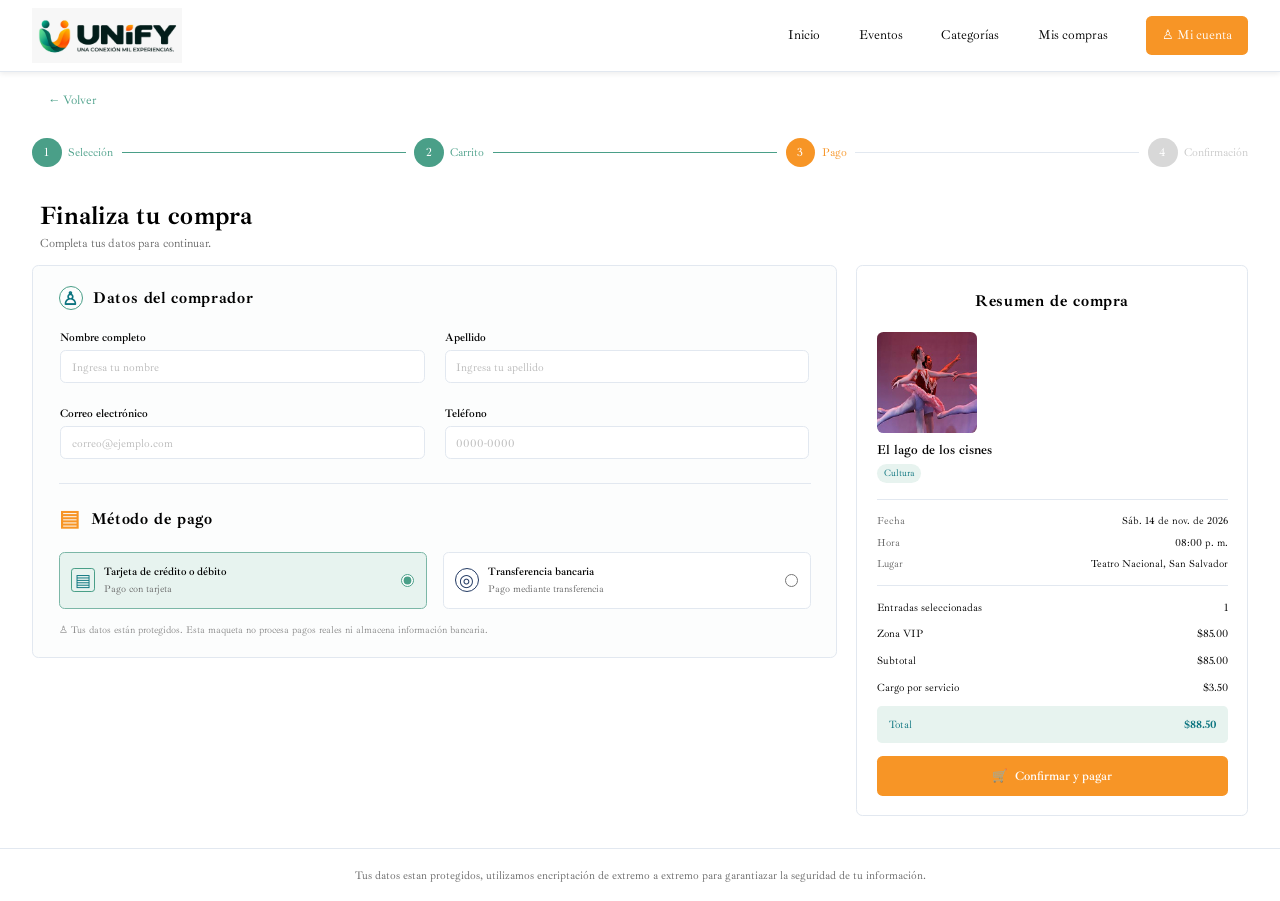
<file: index.html>
<!DOCTYPE html>
<html lang="es">
<head>
    <meta charset="UTF-8">
    <meta name="viewport" content="width=device-width, initial-scale=1.0">
    <meta name="description" content="Finaliza tu compra de entradas en UNIFY.">
    <title>UNIFY | Finaliza tu compra</title>
    <link rel="stylesheet" href="css/style.css">
</head>

<body>
   
<header class="encabezado">
    <a class="logo" href="index.html" aria-label="UNIFY, página principal">
        <img
            src="img/logo y eslogan.jpeg"
            alt="UNIFY, una conexión de experiencias"
            class="logo-imagen"
        >
    </a>

        <nav class="navegacion" aria-label="Navegación principal">
            <a href="#">Inicio</a>
            <a href="#">Eventos</a>
            <a href="#">Categorías</a>
            <a href="#">Mis compras</a>
            <a class="cuenta" href="#">♙ Mi cuenta</a>
        </nav>
    </header>

    <main class="contenedor">
        <a class="volver" href="#">← Volver</a>

        <nav class="progreso" aria-label="Progreso de compra">
            <div class="etapa completada">
                <span class="numero">1</span>
                <span class="nombre-etapa">Selección</span>
            </div>

            <span class="conector completado"></span>

            <div class="etapa completada">
                <span class="numero">2</span>
                <span class="nombre-etapa">Carrito</span>
            </div>

            <span class="conector completado"></span>

            <div class="etapa actual" aria-current="step">
                <span class="numero">3</span>
                <span class="nombre-etapa">Pago</span>
            </div>

            <span class="conector"></span>

            <div class="etapa pendiente">
                <span class="numero">4</span>
                <span class="nombre-etapa">Confirmación</span>
            </div>
        </nav>

        <section class="introduccion">
            <h1>Finaliza tu compra</h1>
            <p>Completa tus datos para continuar.</p>
        </section>

        <div class="contenido-pago">
            <section class="formulario" aria-labelledby="titulo-comprador">
                <h2 id="titulo-comprador">
                    <span class="icono-seccion" aria-hidden="true">♙</span>
                    Datos del comprador
                </h2>

                <form id="formulario-pago" action="#" method="post">
                    <div class="campos">
                        <div class="campo">
                            <label for="nombre">Nombre completo</label>
                            <input
                                type="text"
                                id="nombre"
                                name="nombre"
                                placeholder="Ingresa tu nombre"
                                autocomplete="given-name"
                                required
                            >
                        </div>

                        <div class="campo">
                            <label for="apellido">Apellido</label>
                            <input
                                type="text"
                                id="apellido"
                                name="apellido"
                                placeholder="Ingresa tu apellido"
                                autocomplete="family-name"
                                required
                            >
                        </div>

                        <div class="campo">
                            <label for="correo">Correo electrónico</label>
                            <input
                                type="email"
                                id="correo"
                                name="correo"
                                placeholder="correo@ejemplo.com"
                                autocomplete="email"
                                required
                            >
                        </div>

                        <div class="campo">
                            <label for="telefono">Teléfono</label>
                            <input
                                type="tel"
                                id="telefono"
                                name="telefono"
                                placeholder="0000-0000"
                                autocomplete="tel"
                                required
                            >
                        </div>
                    </div>

                    <hr class="separador">

                    <h2 class="titulo-metodo">
                        <span class="icono-metodo" aria-hidden="true">▤</span>
                        Método de pago
                    </h2>

                    <fieldset class="metodos">
                        <legend class="solo-lectores">
                            Selecciona un método de pago
                        </legend>

                        <label class="opcion-pago seleccionada">
                            <input
                                type="radio"
                                name="metodo"
                                value="tarjeta"
                                checked
                            >

                            <span class="tarjeta-icono" aria-hidden="true">▤</span>

                            <span class="texto-metodo">
                                <strong>Tarjeta de crédito o débito</strong>
                                <small>Pago con tarjeta</small>
                            </span>
                        </label>

                        <label class="opcion-pago">
                            <input
                                type="radio"
                                name="metodo"
                                value="transferencia"
                            >

                            <span class="transferencia-icono" aria-hidden="true">◎</span>

                            <span class="texto-metodo">
                                <strong>Transferencia bancaria</strong>
                                <small>Pago mediante transferencia</small>
                            </span>
                        </label>
                    </fieldset>

                    <p class="aviso-seguridad">
                        <span aria-hidden="true">♙</span>
                        Tus datos están protegidos. Esta maqueta no procesa
                        pagos reales ni almacena información bancaria.
                    </p>
                </form>
            </section>

            <aside class="resumen" aria-labelledby="titulo-resumen">
                <h2 id="titulo-resumen">Resumen de compra</h2>

                <article class="evento">
                    <img
                        class="imagen-evento"
                        src="img/evento.jpg"
                        alt="Imagen del espectáculo El lago de los cisnes"
                    >

                    <h3>El lago de los cisnes</h3>
                    <span class="categoria">Cultura</span>
                </article>

                <div class="informacion-evento">
                    <p>
                        <span>Fecha</span>
                        <strong>Sáb. 14 de nov. de 2026</strong>
                    </p>

                    <p>
                        <span>Hora</span>
                        <strong>08:00 p. m.</strong>
                    </p>

                    <p>
                        <span>Lugar</span>
                        <strong>Teatro Nacional, San Salvador</strong>
                    </p>
                </div>

                <div class="detalle-resumen">
                    <p>
                        <span>Entradas seleccionadas</span>
                        <strong>1</strong>
                    </p>

                    <p>
                        <span>Zona VIP</span>
                        <strong>$85.00</strong>
                    </p>

                    <p>
                        <span>Subtotal</span>
                        <strong>$85.00</strong>
                    </p>

                    <p>
                        <span>Cargo por servicio</span>
                        <strong>$3.50</strong>
                    </p>

                    <p class="total">
                        <span>Total</span>
                        <strong>$88.50</strong>
                    </p>
                </div>

                <button
                    class="boton-pagar"
                    type="submit"
                    form="formulario-pago"
                >
                    <span aria-hidden="true">🛒</span>
                    Confirmar y pagar
                </button>
            </aside>
        </div>
    </main>

    <footer class="pie">
        <p>Tus datos estan protegidos, utilizamos encriptación de extremo a extremo para garantiazar la seguridad de tu información.</p>
    </footer>
    
<script>
    document.getElementById("formulario-pago").addEventListener("submit", function (evento) {
        evento.preventDefault();

        window.location.href = "pantalla2.html";
    });
</script>
</body>
</html>
</file>
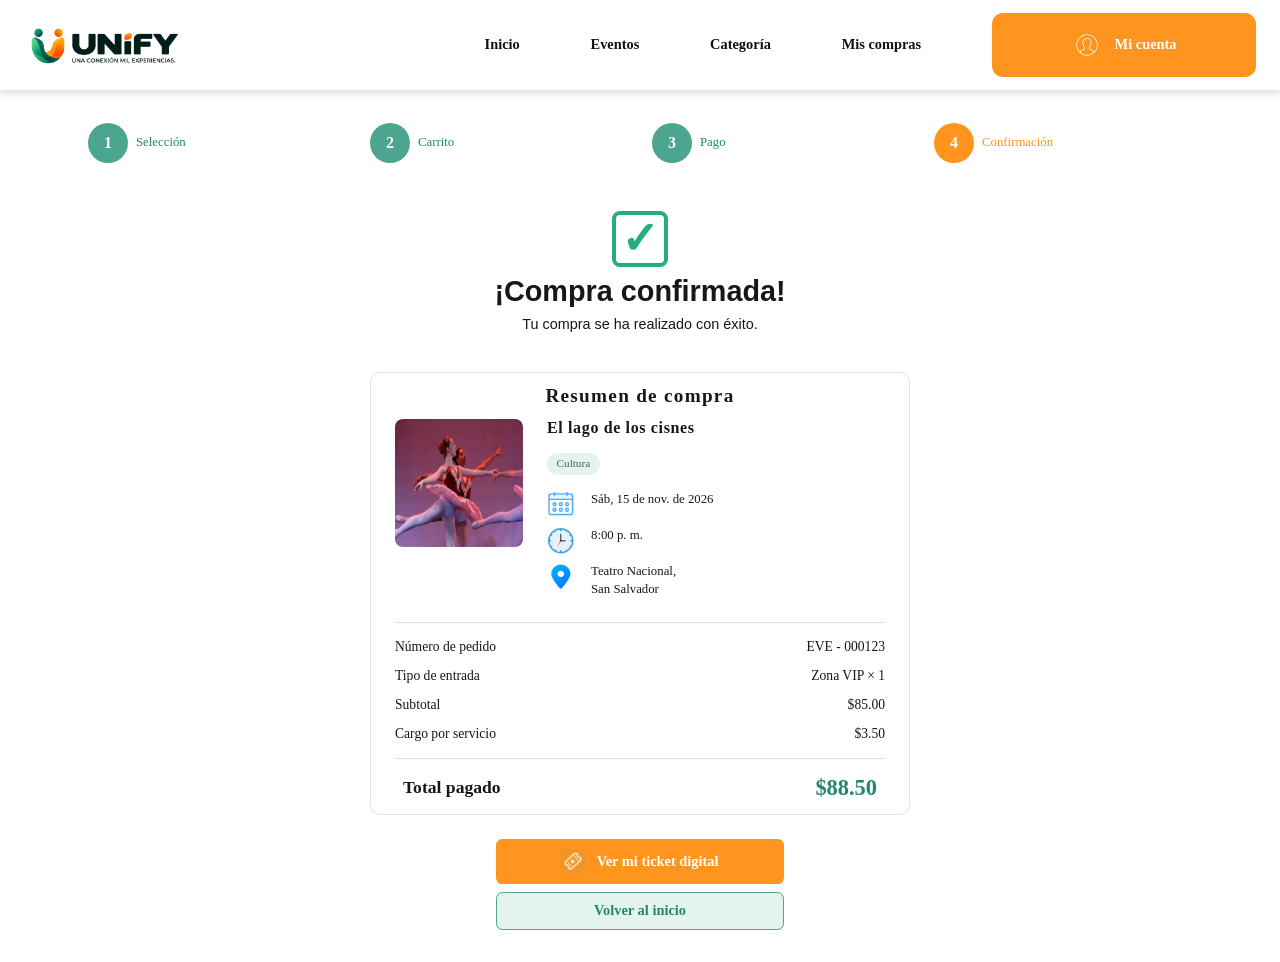
<file: pantalla2.html>
<!DOCTYPE html>
<html lang="es">

<head>
    <meta charset="UTF-8">
    <meta name="viewport" content="width=device-width, initial-scale=1.0">
    <title>Confirmación de compra | UNiFY</title>
    <link rel="stylesheet" href="css/style-confirmacion.css">
</head>

<body>

    <header class="encabezado">
        <a href="index.html" class="logo">
            <img src="img/unify-logo.png" alt="Logotipo de UNiFY">
        </a>

        <nav class="navegacion" aria-label="Navegación principal">
            <a href="index.html">Inicio</a>
            <a href="#evento">Eventos</a>
            <a href="#evento">Categoría</a>
            <a href="#resumen">Mis compras</a>
            <a href="#cuenta" class="boton-cuenta">
                <img src="img/icono-cuenta.png" alt="" class="icono-cuenta">
                <span>Mi cuenta</span>
            </a>
        </nav>
    </header>

    <main class="confirmacion">

        <nav class="pasos" aria-label="Progreso de compra">
            <div class="paso completado">
                <span>1</span>
                <p>Selección</p>
            </div>

            <div class="paso completado">
                <span>2</span>
                <p>Carrito</p>
            </div>

            <div class="paso completado">
                <span>3</span>
                <p>Pago</p>
            </div>

            <div class="paso actual" aria-current="step">
                <span>4</span>
                <p>Confirmación</p>
            </div>
        </nav>

        <section class="mensaje-exito">
            <div class="icono-exito" aria-hidden="true">✓</div>
            <h1>¡Compra confirmada!</h1>
            <p>Tu compra se ha realizado con éxito.</p>
        </section>

        <section class="resumen" id="resumen">
            <h2>Resumen de compra</h2>

            <article class="evento" id="evento">
                <img src="img/evento-cisnes.png" alt="Bailarines durante la presentación de El lago de los cisnes"
                    class="imagen-evento">

                <div class="datos-evento">
                    <h3>El lago de los cisnes</h3>
                    <p class="categoria">Cultura</p>
                    <p class="dato-evento">
                        <img src="img/icono-calendario.png" alt="" class="icono-dato">
                        <span>Sáb, 15 de nov. de 2026</span>
                    </p>

                    <p class="dato-evento">
                        <img src="img/icono-hora.png" alt="" class="icono-dato">
                        <span>8:00 p. m.</span>
                    </p>

                    <p class="dato-evento">
                        <img src="img/icono-ubicacion.png" alt="" class="icono-dato">
                        <span>Teatro Nacional,<br>San Salvador</span>
                    </p>
                </div>
            </article>

            <dl class="detalles-pedido">
                <div>
                    <dt>Número de pedido</dt>
                    <dd>EVE - 000123</dd>
                </div>

                <div>
                    <dt>Tipo de entrada</dt>
                    <dd>Zona VIP × 1</dd>
                </div>

                <div>
                    <dt>Subtotal</dt>
                    <dd>$85.00</dd>
                </div>

                <div>
                    <dt>Cargo por servicio</dt>
                    <dd>$3.50</dd>
                </div>
            </dl>

            <div class="total">
                <h3>Total pagado</h3>
                <p>$88.50</p>
            </div>


        </section>

        <section class="acciones" aria-label="Acciones de compra">
            <a href="#ticket" class="boton-principal">
                <img src="img/icono-ticket.png" alt="" class="icono-ticket">
                <span>Ver mi ticket digital</span>
            </a>

            <a href="index.html" class="boton-secundario">
                Volver al inicio
            </a>
        </section>

    </main>

</body>

</html>
</file>
<file: css/style.css>
/* =========================================
   1. TIPOGRAFÍA IBARRA REAL NOVA
========================================= */


@font-face {
    font-family: "Ibarra Real Nova";
    src: url("../fonts/IbarraRealNova-Regular.ttf") format("truetype");
    font-weight: 400;
    font-style: normal;
    font-display: swap;
}

@font-face {
    font-family: "Ibarra Real Nova";
    src: url("../fonts/IbarraRealNova-SemiBold.ttf") format("truetype");
    font-weight: 600;
    font-style: normal;
    font-display: swap;
}

@font-face {
    font-family: "Ibarra Real Nova";
    src: url("../fonts/IbarraRealNova-Bold.ttf") format("truetype");
    font-weight: 700;
    font-style: normal;
    font-display: swap;
}


/* =========================================
   2. VARIABLES DE LA MARCA UNIFY
========================================= */

:root {
    --verde: #4A9F88;
    --verde-claro: #7CB7A7;
    --verde-fondo: #E7F3EF;

    --naranja: #F79526;
    --amarillo: #FFCC00;

    --azul-petroleo: #0B747F;
    --turquesa: #09BBBC;
    --azul-oscuro: #243B64;
    --azul-claro: #DCEAFF;
    --lila-claro: #E9E7F8;
    --gris-claro: #E2E8F0;
    --beige: #D7CDAA;

    --negro: #000000;
    --blanco: #FFFFFF;
    --gris-texto: #666666;
    --gris-borde: #E2E8F0;

    --fuente-principal: "Ibarra Real Nova", serif;
    --fuente-secundaria: sans-serif;
}

/* =========================================
   3. CONFIGURACIÓN GENERAL
========================================= */

* {
    box-sizing: border-box;
    margin: 0;
    padding: 0;
}

body {
    min-width: 320px;
    font-family: var(--fuente-principal);
    color: var(--negro);
    background: var(--blanco);
    line-height: 1.45;
}

a {
    color: inherit;
    text-decoration: none;
}

button,
input {
    font: inherit;
}

img {
    display: block;
    max-width: 100%;
}

button,
a,
input {
    -webkit-tap-highlight-color: transparent;
}

.solo-lectores {
    position: absolute;
    width: 1px;
    height: 1px;
    overflow: hidden;
    clip-path: inset(50%);
    white-space: nowrap;
}

/* =========================================
   4. ENCABEZADO
========================================= */

.encabezado {
    display: flex;
    align-items: center;
    justify-content: space-between;
    gap: 1.5rem;
    min-height: 4.5rem;
    padding: 0 2rem;
    background: var(--blanco);
    border-bottom: 1px solid var(--gris-claro);
    box-shadow: 0 2px 5px #00000012;
    box-sizing: border-box;
}

.logo-texto {
    display: flex;
    flex-direction: column;
    line-height: 1;
}

.logo-texto strong {
    font-family: var(--fuente-secundaria);
    font-size: 1.65rem;
    font-weight: 700;
    letter-spacing: -0.06em;
}

.logo-texto small {
    margin-top: 0.2rem;
    font-family: var(--fuente-secundaria);
    font-size: 0.39rem;
    letter-spacing: 0.02em;
}

.encabezado .logo {
    display: block;
    flex-shrink: 0;
    margin-right: auto;
}

.encabezado .logo-imagen {
    display: block;
    width: 150px;
    height: auto;
    object-fit: contain;
}

.navegacion {
    display: flex;
    align-items: center;
    justify-content: flex-end;
    gap: clamp(0.8rem, 3vw, 3rem);
    font-family: var(--fuente-principal);
    font-size: 0.82rem;
    margin-top: 0;
}

.navegacion a {
    white-space: nowrap;
    transition: color 0.2s ease;
}

.navegacion a:hover {
    color: var(--verde);
}

.navegacion .cuenta {
    padding: 0.65rem 1rem;
    border-radius: 0.35rem;
    background: var(--naranja);
    color: var(--blanco);
}

/* =========================================
   5. CONTENEDOR Y NAVEGACIÓN DE PASOS
========================================= */

.contenedor {
    width: min(100% - 3.5rem, 76rem);
    margin: 1rem auto 2rem;
}

.volver {
    display: inline-block;
    margin: 0 0 1.8rem 1rem;
    color: var(--verde);
    font-size: 0.78rem;
}

.progreso {
    display: flex;
    align-items: center;
    gap: 0.55rem;
    width: 92%;
    margin: 0 auto 2.1rem;
}

.etapa {
    display: flex;
    align-items: center;
    gap: 0.4rem;
    flex-shrink: 0;
    color: #C9C9C9;
}

.numero {
    display: grid;
    place-items: center;
    width: 1.85rem;
    height: 1.85rem;
    border-radius: 50%;
    background: #D8D8D8;
    color: var(--blanco);
    font-family: var(--fuente-principal);
    font-size: 0.75rem;
}

.nombre-etapa {
    font-size: 0.72rem;
}

.etapa.completada .numero {
    background: var(--verde);
}

.etapa.completada .nombre-etapa {
    color: var(--verde);
}

.etapa.actual .numero {
    background: var(--naranja);
}

.etapa.actual .nombre-etapa {
    color: var(--naranja);
}

.conector {
    flex: 1;
    min-width: 0.35rem;
    height: 1px;
    background: var(--gris-claro);
}

.conector.completado {
    background: var(--verde);
}

/* =========================================
   6. TÍTULO PRINCIPAL
========================================= */

.introduccion {
    margin: 0 0 0.8rem 0.5rem;
}

.introduccion h1 {
    font-size: clamp(1.5rem, 2vw, 1.85rem);
    font-weight: 700;
    line-height: 1.2;
    letter-spacing: 0.01em;
}

.introduccion p {
    margin-top: 0.2rem;
    color: var(--gris-texto);
    font-size: 0.75rem;
    font-weight: 400;
}

/* =========================================
   7. DISTRIBUCIÓN PRINCIPAL CON GRID
========================================= */

.contenido-pago {
    display: grid;
    grid-template-columns: minmax(0, 1.85fr) minmax(17rem, 0.9fr);
    align-items: start;
    gap: 1.2rem;
}

.formulario,
.resumen {
    min-width: 0;
    border: 1px solid var(--gris-claro);
    border-radius: 0.4rem;
}

.formulario {
    padding: 1.25rem 1.6rem;
    background: #FCFDFD;
}

.formulario h2,
.resumen h2 {
    margin-bottom: 1.15rem;
    font-size: 1rem;
    font-weight: 700;
    letter-spacing: 0.04em;
}

.formulario h2 {
    display: flex;
    align-items: center;
    gap: 0.65rem;
}

.icono-seccion {
    display: grid;
    place-items: center;
    width: 1.5rem;
    height: 1.5rem;
    border: 1px solid var(--verde);
    border-radius: 50%;
    color: var(--azul-petroleo);
    font-family: var(--fuente-secundaria);
    font-size: 1.1rem;
}

/* =========================================
   8. DATOS DEL COMPRADOR
========================================= */

.campos {
    display: grid;
    grid-template-columns: repeat(2, minmax(0, 1fr));
    gap: 1.35rem 1.25rem;
    padding: 0 0.1rem;
}

.campo {
    display: flex;
    flex-direction: column;
    gap: 0.35rem;
    min-width: 0;
}

.campo label {
    font-size: 0.7rem;
    font-weight: 600;
}

.campo input {
    width: 100%;
    min-width: 0;
    min-height: 2rem;
    padding: 0.45rem 0.65rem;
    border: 1px solid var(--gris-borde);
    border-radius: 0.35rem;
    outline: none;
    background: var(--blanco);
    color: var(--negro);
    font-family: var(--fuente-principal);
    font-size: 0.7rem;
}

.campo input::placeholder {
    color: #B9B9B9;
}

.campo input:focus {
    border-color: var(--verde);
    box-shadow: 0 0 0 2px #4A9F8820;
}

.separador {
    margin: 1.5rem 0 1.2rem;
    border: 0;
    border-top: 1px solid var(--gris-claro);
}

.titulo-metodo {
    margin-bottom: 1rem !important;
}

.icono-metodo {
    color: var(--naranja);
    font-family: var(--fuente-secundaria);
    font-size: 1.4rem;
}

/* =========================================
   9. MÉTODOS DE PAGO CON FLEXBOX
========================================= */

.metodos {
    display: flex;
    gap: 1rem;
    min-width: 0;
    border: 0;
}

.opcion-pago {
    display: flex;
    flex: 1 1 0;
    align-items: center;
    gap: 0.55rem;
    min-width: 0;
    padding: 0.7rem;
    border: 1px solid var(--gris-borde);
    border-radius: 0.35rem;
    background: var(--blanco);
    cursor: pointer;
}

.opcion-pago.seleccionada {
    border-color: var(--verde-claro);
    background: var(--verde-fondo);
}

.opcion-pago input {
    order: 3;
    flex-shrink: 0;
    margin-left: auto;
    accent-color: var(--verde);
}

.tarjeta-icono,
.transferencia-icono {
    display: grid;
    place-items: center;
    flex-shrink: 0;
    width: 1.5rem;
    height: 1.5rem;
    border: 1px solid var(--verde);
    border-radius: 0.2rem;
    color: var(--azul-petroleo);
    font-size: 1.05rem;
}

.transferencia-icono {
    border-color: var(--azul-oscuro);
    border-radius: 50%;
    color: var(--azul-oscuro);
}

.texto-metodo {
    display: flex;
    flex-direction: column;
    gap: 0.15rem;
    min-width: 0;
}

.texto-metodo strong {
    font-size: 0.68rem;
    font-weight: 600;
}

.texto-metodo small {
    color: var(--gris-texto);
    font-family: var(--fuente-principal);
    font-size: 0.62rem;
}

.aviso-seguridad {
    margin-top: 0.9rem;
    color: #888888;
    font-size: 0.62rem;
}

/* =========================================
   10. RESUMEN DE COMPRA
========================================= */

.resumen {
    padding: 1.5rem 1.2rem 1.2rem;
    background: var(--blanco);
}

.resumen h2 {
    text-align: center;
}

.evento {
    padding-bottom: 1rem;
    border-bottom: 1px solid var(--gris-claro);
}

.imagen-evento {
    width: 6.3rem;
    aspect-ratio: 1;
    object-fit: cover;
    border-radius: 0.4rem;
}

.evento h3 {
    margin-top: 0.5rem;
    font-size: 0.82rem;
    font-weight: 600;
}

.categoria {
    display: inline-block;
    margin-top: 0.25rem;
    padding: 0.15rem 0.45rem;
    border-radius: 1rem;
    background: var(--verde-fondo);
    color: var(--azul-petroleo);
    font-family: var(--fuente-principal);
    font-size: 0.6rem;
}

.informacion-evento {
    padding: 0.65rem 0;
    border-bottom: 1px solid var(--gris-claro);
}

.informacion-evento p {
    display: flex;
    justify-content: space-between;
    gap: 0.6rem;
    padding: 0.2rem 0;
    font-size: 0.65rem;
}

.informacion-evento span {
    color: var(--gris-texto);
}

.informacion-evento strong {
    max-width: 65%;
    text-align: right;
    font-weight: 400;
}

.detalle-resumen {
    padding-top: 0.5rem;
}

.detalle-resumen p {
    display: flex;
    align-items: flex-start;
    justify-content: space-between;
    gap: 0.5rem;
    padding: 0.35rem 0;
    font-size: 0.67rem;
}

.detalle-resumen p strong {
    flex-shrink: 0;
    font-weight: 400;
    text-align: right;
}

.detalle-resumen .total {
    margin-top: 0.35rem;
    padding: 0.65rem 0.75rem;
    border-radius: 0.3rem;
    background: var(--verde-fondo);
    color: var(--azul-petroleo);
}

.detalle-resumen .total strong {
    font-weight: 700;
}

.boton-pagar {
    display: flex;
    align-items: center;
    justify-content: center;
    gap: 0.4rem;
    width: 100%;
    margin-top: 0.8rem;
    padding: 0.7rem 0.5rem;
    border: 0;
    border-radius: 0.35rem;
    background: var(--naranja);
    color: var(--blanco);
    font-size: 0.78rem;
    font-weight: 600;
    cursor: pointer;
    transition: background 0.2s ease;
}

.boton-pagar:hover {
    background: #E88010;
}

.boton-pagar:focus-visible,
.navegacion a:focus-visible,
.volver:focus-visible {
    outline: 2px solid var(--azul-petroleo);
    outline-offset: 3px;
}

/* =========================================
   11. PIE DE PÁGINA
========================================= */

.pie {
    padding: 1.1rem;
    border-top: 1px solid var(--gris-claro);
    color: var(--gris-texto);
    text-align: center;
    font-size: 0.7rem;
}

/* =========================================
   12. BREAKPOINT 1: MÓVIL
   Hasta 767 px
========================================= */

@media (max-width: 767px) {
    .encabezado {
        align-items: flex-start;
        flex-direction: column;
        gap: 1rem;
        padding: 1rem;
    }

    .navegacion {
        justify-content: flex-start;
        flex-wrap: wrap;
        gap: 0.8rem 1rem;
        width: 100%;
        font-family: var(--fuente-principal);
        font-size: 0.75rem;
    }

    .navegacion .cuenta {
        padding: 0.5rem 0.7rem;
    }

    .contenedor {
        width: calc(100% - 1.5rem);
        margin-top: 1rem;
    }

    .volver {
        margin-left: 0.2rem;
        margin-bottom: 1.2rem;
    }

    .progreso {
        width: 100%;
        gap: 0.25rem;
        margin-bottom: 1.5rem;
    }

    .etapa {
        flex-direction: column;
        gap: 0.25rem;
    }

    .numero {
        width: 1.7rem;
        height: 1.7rem;
    }

    .nombre-etapa {
        font-size: 0.61rem;
    }

    .conector {
        min-width: 0.2rem;
        margin-bottom: 1rem;
    }

    .introduccion {
        margin-left: 0.1rem;
    }

    .contenido-pago {
        grid-template-columns: minmax(0, 1fr);
        gap: 1rem;
    }

    .formulario,
    .resumen {
        padding: 1rem;
    }

    .campos {
        grid-template-columns: minmax(0, 1fr);
        gap: 1rem;
    }

    .metodos {
        flex-direction: column;
        gap: 0.65rem;
    }

    .opcion-pago {
        flex: auto;
    }

    .imagen-evento {
        width: 7rem;
    }
}

/* =========================================
   13. BREAKPOINT 2: TABLET
   De 768 px a 1023 px
========================================= */

@media (min-width: 768px) and (max-width: 1023px) {
    .encabezado {
        padding: 0.8rem 1.2rem;
        gap: 1rem;
    }

    .logo-texto strong {
        font-size: 1.35rem;
    }

    .navegacion {
        gap: 0.8rem;
        font-size: 0.72rem;
    }

    .contenedor {
        width: calc(100% - 2rem);
    }

    .progreso {
        width: 96%;
    }

    .contenido-pago {
        grid-template-columns: minmax(0, 1.5fr) minmax(14rem, 0.9fr);
        gap: 0.9rem;
    }

    .formulario {
        padding: 1rem;
    }

    .resumen {
        padding: 1rem;
    }

    .metodos {
        flex-direction: column;
    }
}

/* =========================================
   14. BREAKPOINT 3: ESCRITORIO
   Desde 1024 px
========================================= */

@media (min-width: 1024px) {
    .contenido-pago {
        grid-template-columns: minmax(0, 1.85fr) minmax(17rem, 0.9fr);
    }
}

/* Corrección de desbordamiento y ancho del contenido */

html {
    width: 100%;
    overflow-x: clip;
}

body {
    width: 100%;
    min-width: 0;
    overflow-wrap: break-word;
}

.encabezado {
    width: 100%;
    min-width: 0;
}

.contenedor {
    width: calc(100% - 2rem);
    max-width: 76rem;
    min-width: 0;
    margin-right: auto;
    margin-left: auto;
}

.progreso {
    width: 100%;
    min-width: 0;
}

.etapa {
    min-width: 0;
}

.nombre-etapa {
    white-space: nowrap;
}

.contenido-pago,
.formulario,
.resumen {
    min-width: 0;
}

.campos,
.metodos,
.opcion-pago {
    min-width: 0;
}

.logo-imagen {
    display: block;
    width: 10rem;
    max-width: 100%;
    height: auto;
    object-fit: contain;
}

.imagen-evento {
    width: 6.3rem;
    max-width: 100%;
    height: auto;
    aspect-ratio: 1;
    object-fit: cover;
}

@media (max-width: 767px) {
    .contenido-pago {
        grid-template-columns: minmax(0, 1fr);
    }

    .campos {
        grid-template-columns: minmax(0, 1fr);
    }

    .navegacion {
        flex-wrap: wrap;
    }
}
</file>
<file: css/style-confirmacion.css>
/* ==========================================
   1. CONFIGURACIÓN GENERAL
========================================== */

* {
    box-sizing: border-box;
}

:root {
    --verde: #4BA58F;
    --verde-oscuro: #23866F;
    --verde-claro: #E5F3EF;
    --naranja: #FF941F;
    --texto: #171717;
    --gris: #DCDCDC;
    --fondo: #FFFFFF;
}

body {
    margin: 0;
    font-family: Georgia, "Times New Roman", serif;
    color: var(--texto);
    background-color: #FFFFFF;
}

a {
    color: inherit;
    text-decoration: none;
}

img {
    display: block;
    max-width: 100%;
}

/* ==========================================
   2. ENCABEZADO Y NAVEGACIÓN
========================================== */

.encabezado {
    display: grid;
    grid-template-columns: minmax(12rem, 1fr) 1.8fr;
    align-items: center;
    gap: 2rem;
    width: 100%;
    padding: 0.8rem 1.5rem;
    background-color: #FFFFFF;
    border-bottom: 1px solid #E5E5E5;
    box-shadow: 0 3px 6px rgba(0, 0, 0, 0.12);
    position: relative;
    z-index: 10;
}

.logo {
    display: flex;
    align-items: center;
    justify-content: flex-start;
}

.logo img {
    width: 10rem;
    height: auto;
}

.navegacion {
    display: flex;
    align-items: center;
    justify-content: space-between;
    gap: 1.5rem;
}

.navegacion a {
    flex-shrink: 0;
    font-size: 0.9rem;
    font-weight: bold;
    white-space: nowrap;
    color: #111111;
    text-decoration: none;
}

.navegacion a:hover {
    color: var(--verde-oscuro);
}

.navegacion .boton-cuenta {
    display: flex;
    flex-direction: row;
    align-items: center;
    justify-content: center;
    gap: 0.7rem;

    min-width: 16.5rem;
    padding: 1rem 1.5rem;
    border-radius: 0.7rem;

    background-color: var(--naranja);
    color: #FFFFFF;
    text-align: center;
}

.icono-cuenta {
    width: 2rem;
    height: 2rem;
    object-fit: contain;
    flex-shrink: 0;
}

.navegacion .boton-cuenta:hover {
    background-color: #E67F0B;
}

/* ==========================================
   3. CONTENIDO PRINCIPAL
========================================== */

.confirmacion {
    display: grid;
    grid-template-columns: 1fr;
    justify-items: center;
    align-content: start;
    gap: 1.5rem;
    width: 100%;
    max-width: 75rem;
    min-height: 85vh;
    margin: 0 auto;
    padding: 2rem 3rem;
    background-color: #FFFFFF;
}

/* ==========================================
   4. INDICADOR DE PROGRESO
========================================== */

.pasos {
    display: flex;
    justify-content: space-between;
    align-items: center;
    gap: 1.5rem;
    width: 100%;
    margin-bottom: 0.5rem;
}

.paso {
    display: flex;
    align-items: center;
    gap: 0.5rem;
    flex: 1;
    min-width: 0;
    color: var(--verde-oscuro);
}

.paso span {
    display: flex;
    align-items: center;
    justify-content: center;
    flex-shrink: 0;
    width: 2.5rem;
    height: 2.5rem;
    border-radius: 50%;
    color: #FFFFFF;
    background-color: var(--verde);
    font-weight: bold;
}

.paso p {
    flex-shrink: 0;
    margin: 0;
    font-size: 0.8rem;
}

.paso.actual {
    color: var(--naranja);
}

.paso.actual span {
    background-color: var(--naranja);
}

/* ==========================================
   5. MENSAJE DE CONFIRMACIÓN
========================================== */

.mensaje-exito {
    margin: 0.5rem 0;
    text-align: center;
}

.icono-exito {
    display: flex;
    align-items: center;
    justify-content: center;
    width: 3.5rem;
    height: 3.5rem;
    margin: 0 auto 0.5rem;
    border: 4px solid #25AD80;
    border-radius: 0.5rem;
    color: #25AD80;
    font-family: Arial, Helvetica, sans-serif;
    font-size: 2.8rem;
    font-weight: bold;
}

.mensaje-exito h1 {
    margin: 0.25rem 0;
    font-family: Arial, Helvetica, sans-serif;
    font-size: 1.8rem;
    font-weight: 800;
}

.mensaje-exito p {
    margin: 0.5rem 0;
    font-family: Arial, Helvetica, sans-serif;
    font-size: 0.9rem;
}

/* ==========================================
   6. RESUMEN DE COMPRA
========================================== */

.resumen {
    width: 100%;
    max-width: 33.75rem;
    padding: 0.8rem 1.5rem;
    border: 1px solid #E3E3E3;
    border-radius: 0.6rem;
    background-color: #FFFFFF;
}

.resumen > h2 {
    margin: 0 0 0.7rem;
    text-align: center;
    font-size: 1.2rem;
    letter-spacing: 0.08rem;
}

.evento {
    display: grid;
    grid-template-columns: 8rem minmax(0, 1fr);
    gap: 1.5rem;
    align-items: start;
    padding: 0 0 1rem;
    border-bottom: 1px solid #D8E1EA;
}

.imagen-evento {
    width: 8rem;
    height: 8rem;
    object-fit: cover;
    border-radius: 0.5rem;
}

.datos-evento {
    min-width: 0;
}

.datos-evento h3 {
    margin: 0 0 0.5rem;
    font-size: 1rem;
    letter-spacing: 0.04rem;
}

.datos-evento p {
    margin: 0.5rem 0;
    font-size: 0.8rem;
    line-height: 1.4;
}


.datos-evento .dato-evento {
    display: flex;
    align-items: flex-start;
    gap: 1rem;
}

.icono-dato {
    width: 28px;
    height: 28px;
    flex-shrink: 0;
    object-fit: contain;
}
.categoria {
    display: inline-block;
    padding: 0.2rem 0.6rem;
    border-radius: 1rem;
    color: #42675D;
    background-color: var(--verde-claro);
    font-size: 0.7rem !important;
}

/* DETALLES DEL PEDIDO */

.detalles-pedido {
    display: grid;
    gap: 0.8rem;
    margin: 1rem 0;
    font-size: 0.85rem;
}

.detalles-pedido div {
    display: grid;
    grid-template-columns: minmax(0, 1fr) auto;
    align-items: center;
    gap: 1rem;
}

.detalles-pedido dt {
    text-align: left;
}

.detalles-pedido dd {
    margin: 0;
    text-align: right;
    white-space: nowrap;
}

/* TOTAL PAGADO */

.total {
    display: flex;
    justify-content: space-between;
    align-items: center;
    gap: 1rem;
    padding: 1rem 0.5rem 0;
    border-top: 1px solid #D8E1EA;
}

.total h3 {
    margin: 0;
    font-size: 1.1rem;
}

.total p {
    margin: 0;
    color: var(--verde-oscuro);
    font-size: 1.4rem;
    font-weight: bold;
    white-space: nowrap;
}
/* ==========================================
   9. BOTONES
========================================== */

.acciones {
    display: flex;
    flex-direction: column;
    align-items: center;
    gap: 0.5rem;
    width: 100%;
    max-width: 18rem;
}

.boton-principal,
.boton-secundario {
    display: flex;
    align-items: center;
    justify-content: center;
    gap: 0.7rem;
    width: 100%;
    padding: 0.6rem 1rem;
    border: 1px solid transparent;
    border-radius: 0.4rem;
    text-align: center;
    font-size: 0.9rem;
    font-weight: bold;
    text-decoration: none;
    transition: background-color 0.2s;
}

.boton-principal {
    color: #FFFFFF;
    background-color: var(--naranja);
}

.boton-principal:hover {
    background-color: #E67F0B;
}

.boton-secundario {
    color: var(--verde-oscuro);
    background-color: var(--verde-claro);
    border-color: var(--verde);
}

.boton-secundario:hover {
    background-color: #D3EAE3;
}

.icono-ticket {
    width: 1.5rem;
    height: 1.5rem;
    object-fit: contain;
    flex-shrink: 0;
}

/* ==========================================
   10. PIE DE PÁGINA
========================================== */

.pie-pagina {
    padding: 1rem;
    background-color: #FFFFFF;
    text-align: center;
}

.pie-pagina p {
    margin: 0;
    color: #555555;
    font-size: 0.8rem;
}

/* ==========================================
   11. RESPONSIVE: DESKTOP
========================================== */

@media (min-width: 1024px) {
    .encabezado {
        grid-template-columns: minmax(12rem, 1fr) 1.8fr;
        padding: 0.8rem 1.5rem;
    }

    .confirmacion {
        padding: 2rem 3rem;
    }

    .pasos {
        margin-bottom: 1rem;
    }
}

/* ==========================================
   12. RESPONSIVE: TABLET
========================================== */

@media (min-width: 768px) and (max-width: 1023px) {
    .encabezado {
        grid-template-columns: 1fr;
        justify-items: center;
        gap: 1rem;
    }

    .navegacion {
        justify-content: center;
        flex-wrap: wrap;
        gap: 1.25rem;
    }

    .confirmacion {
        padding: 1.5rem;
    }

    .resumen {
        max-width: 33rem;
    }

    .total {
        padding-right: 1rem;
        padding-left: 1rem;
    }
}

/* ==========================================
   13. RESPONSIVE: MOBILE
========================================== */

@media (max-width: 767px) {
    .encabezado {
        grid-template-columns: 1fr;
        justify-items: center;
        gap: 1rem;
        padding: 1rem;
    }

    .logo img {
        width: 9rem;
    }

    .navegacion {
        justify-content: center;
        flex-wrap: wrap;
        gap: 0.8rem 1rem;
    }

    .navegacion a {
        font-size: 0.8rem;
    }

    .navegacion .boton-cuenta {
        padding: 0.6rem 0.9rem;
    }

    .confirmacion {
        min-height: auto;
        padding: 1rem;
        gap: 1.25rem;
    }

    .pasos {
        gap: 0.35rem;
    }

    .paso {
        flex-direction: column;
        align-items: center;
        gap: 0.3rem;
        text-align: center;
    }

    .paso span {
        width: 2rem;
        height: 2rem;
    }

    .paso p {
        margin: 0;
        font-size: 0.65rem;
        white-space: normal;
    }

    .mensaje-exito h1 {
        font-size: 1.45rem;
    }

    .resumen {
        padding: 1rem;
    }

    .resumen > h2 {
        font-size: 1.1rem;
    }

    .evento {
        grid-template-columns: minmax(0, 1fr);
        justify-items: center;
        gap: 1rem;
    }

    .imagen-evento {
        width: min(100%, 14rem);
        height: auto;
        aspect-ratio: 1 / 1;
    }

    .datos-evento {
        width: 100%;
    }

    .detalles-pedido {
        font-size: 0.75rem;
    }

    .total {
        padding-right: 0;
        padding-left: 0;
    }

    .total h3 {
        font-size: 1rem;
    }

    .total p {
        font-size: 1.1rem;
    }

    .acciones {
        max-width: 100%;
    }
}
</file>
